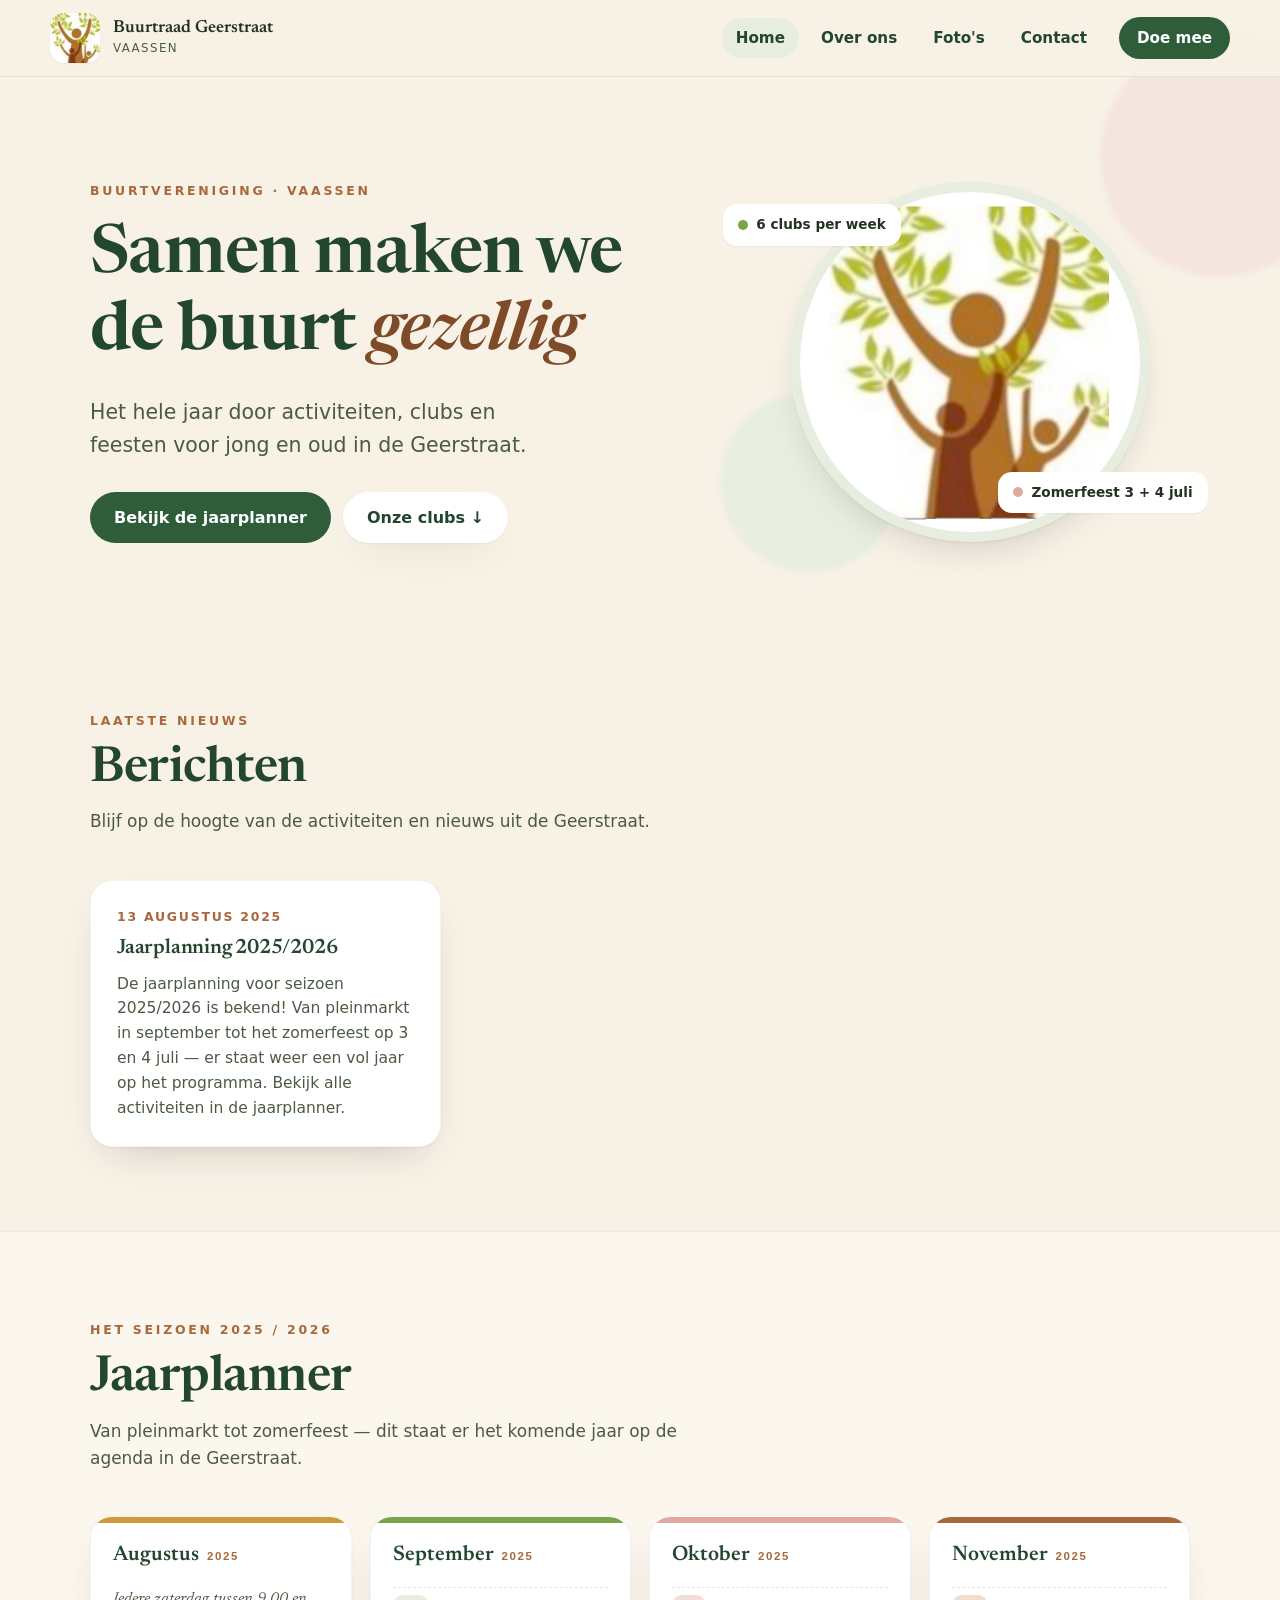
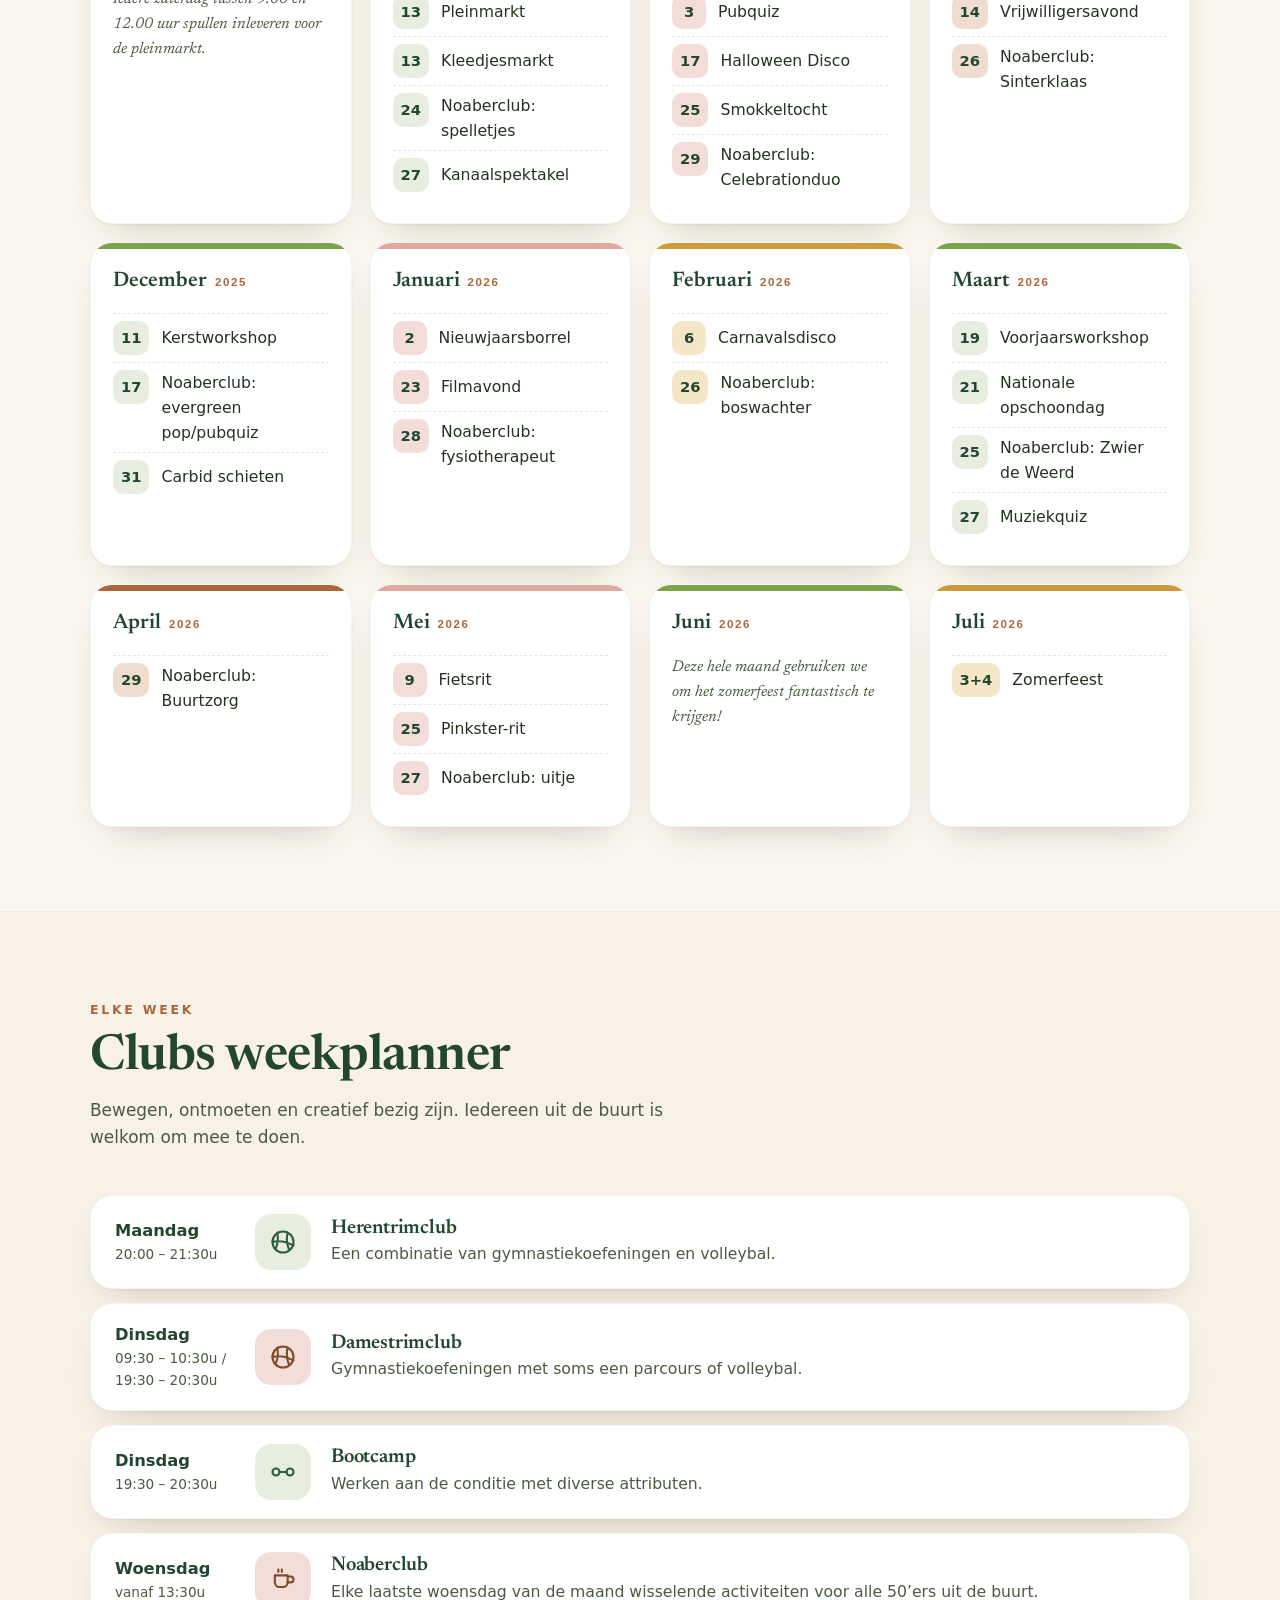
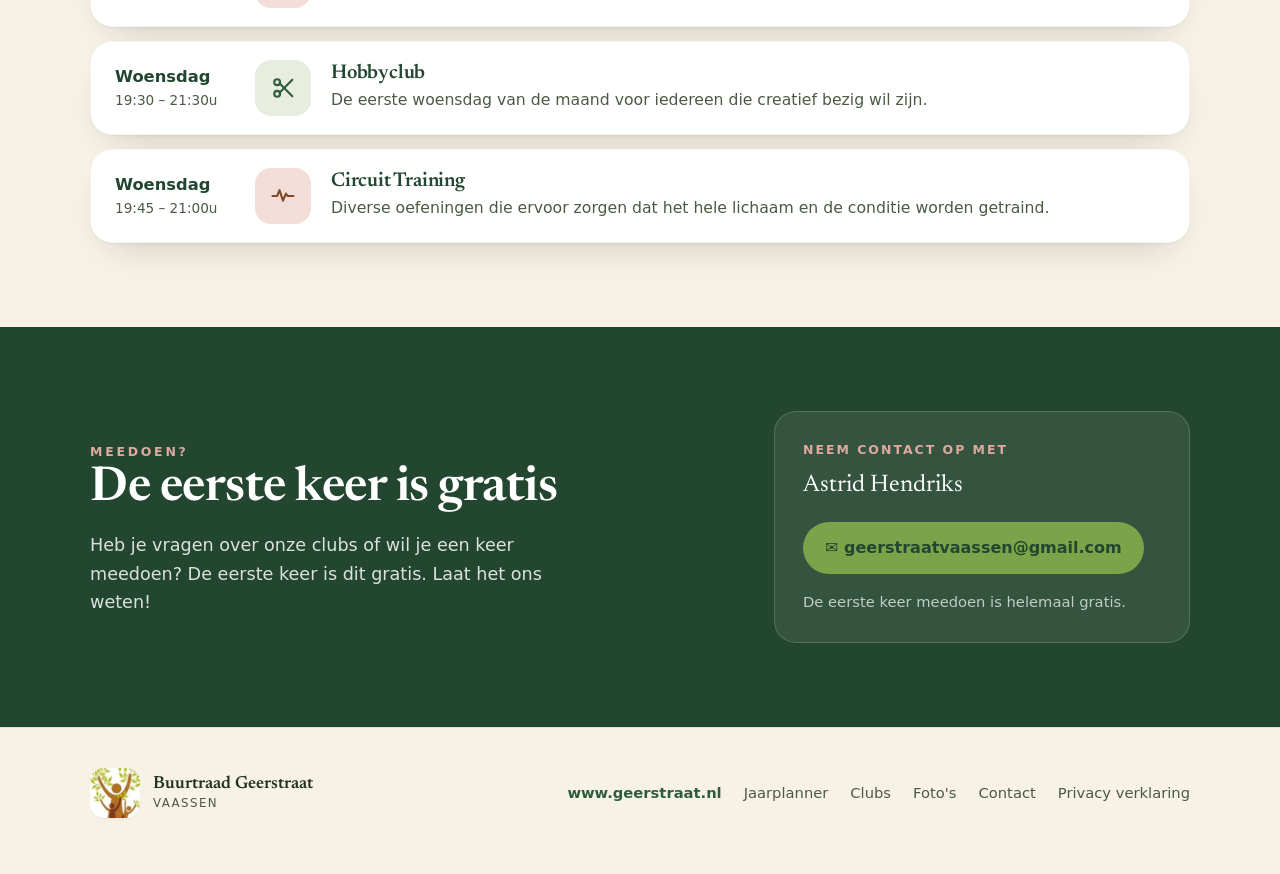
<file: index.html>
<!DOCTYPE html>
<html lang="nl">
<head>
<meta charset="UTF-8">
<meta name="viewport" content="width=device-width, initial-scale=1.0">
<title>Buurtraad Geerstraat — Vaassen</title>
<link rel="preconnect" href="https://fonts.googleapis.com">
<link rel="preconnect" href="https://fonts.gstatic.com" crossorigin>
<link rel="stylesheet" href="assets/style.css">
</head>
<body>

<div id="header-container"></div>

<main id="top">

  <!-- HERO -->
  <section class="hero">
    <span class="blob b1"></span>
    <div class="wrap">
      <div class="hero-grid">
        <div class="hero-copy">
          <span class="eyebrow">Buurtvereniging &middot; Vaassen</span>
          <h1>Samen maken we de buurt <em>gezellig</em></h1>
          <p class="lead">Het hele jaar door activiteiten, clubs en feesten voor jong en oud in de Geerstraat.</p>
          <div class="actions">
            <a class="btn btn-primary" href="#jaarplanner">Bekijk de jaarplanner</a>
            <a class="btn btn-ghost" href="#clubs">Onze clubs &darr;</a>
          </div>
        </div>
        <div class="hero-art">
          <span class="blob b2"></span>
          <div class="logo-stage">
            <img src="assets/logo.png" alt="Buurtraad Geerstraat">
          </div>
          <div class="pill-float pf1"><span class="dot" style="background:var(--leaf)"></span> 6 clubs per week</div>
          <div class="pill-float pf2"><span class="dot" style="background:var(--blush-deep)"></span> Zomerfeest 3 + 4 juli</div>
        </div>
      </div>
    </div>
  </section>

  <!-- NIEUWS -->
  <section class="block" id="nieuws">
    <div class="wrap">
      <div class="sec-head">
        <span class="eyebrow">Laatste nieuws</span>
        <h2>Berichten</h2>
        <p>Blijf op de hoogte van de activiteiten en nieuws uit de Geerstraat.</p>
      </div>
      <div class="nieuws-grid" id="nieuwsGrid">
        <p style="color:var(--ink-soft);font-style:italic;">Nieuws laden&hellip;</p>
      </div>
    </div>
  </section>

  <!-- JAARPLANNER -->
  <section class="block" id="jaarplanner">
    <div class="wrap">
      <div class="sec-head">
        <span class="eyebrow">Het seizoen 2025 / 2026</span>
        <h2>Jaarplanner</h2>
        <p>Van pleinmarkt tot zomerfeest &mdash; dit staat er het komende jaar op de agenda in de Geerstraat.</p>
      </div>
      <div class="months" id="monthGrid">
        <p style="color:var(--ink-soft);font-style:italic;">Jaarplanning laden&hellip;</p>
      </div>
    </div>
  </section>

  <!-- CLUBS -->
  <section class="block" id="clubs">
    <div class="wrap">
      <div class="sec-head">
        <span class="eyebrow">Elke week</span>
        <h2>Clubs weekplanner</h2>
        <p>Bewegen, ontmoeten en creatief bezig zijn. Iedereen uit de buurt is welkom om mee te doen.</p>
      </div>
      <div class="clubs-list" id="clubList"></div>
    </div>
  </section>

  <!-- CONTACT -->
  <section class="block" id="contact">
    <div class="wrap">
      <div class="contact-card">
        <div>
          <span class="eyebrow">Meedoen?</span>
          <h2>De eerste keer is gratis</h2>
          <p>Heb je vragen over onze clubs of wil je een keer meedoen? De eerste keer is dit gratis. Laat het ons weten!</p>
        </div>
        <div class="contact-box">
          <div class="label">Neem contact op met</div>
          <div class="name">Astrid Hendriks</div>
          <a class="mail" href="mailto:geerstraatvaassen@gmail.com">&#9993; geerstraatvaassen@gmail.com</a>
          <span class="free">De eerste keer meedoen is helemaal gratis.</span>
        </div>
      </div>
    </div>
  </section>

</main>

<div id="footer-container"></div>
<script src="assets/common.js"></script>
<script>
fetch('data/nieuws.json').then(r => r.json()).then(items => {
  const grid = document.getElementById('nieuwsGrid');
  if (!items.length) {
    grid.innerHTML = '<p style="color:var(--ink-soft);font-style:italic;font-family:\'Newsreader\',serif;">Nog geen berichten geplaatst.</p>';
    return;
  }
  const recent = [...items].sort((a,b) => b.datum.localeCompare(a.datum)).slice(0,3);
  grid.innerHTML = recent.map(n => {
    const d = new Date(n.datum);
    const ds = d.toLocaleDateString('nl-NL',{day:'numeric',month:'long',year:'numeric'});
    const img = n.afbeelding ? `<img src="${n.afbeelding}" alt="${n.titel}">` : '';
    return `<div class="nieuws-kaart">${img}<div class="datum">${ds}</div><h3>${n.titel}</h3><p>${n.inhoud}</p></div>`;
  }).join('');
}).catch(() => { document.getElementById('nieuwsGrid').innerHTML = ''; });

fetch('data/jaarplanning.json').then(r => r.json()).then(maanden => {
  const mg = document.getElementById('monthGrid');
  mg.innerHTML = '';
  maanden.forEach(m => {
    let inner = `<div class="mname">${m.maand} <small>${m.jaar}</small></div>`;
    if (m.note) {
      inner += `<p class="note-text">${m.note}</p>`;
    } else if (m.evenementen) {
      inner += m.evenementen.map(e => `<div class="ev"><span class="day">${e.datum}</span><span class="what">${e.activiteit}</span></div>`).join('');
    }
    const d = document.createElement('div');
    d.className = 'month s-' + (m.kleur || 'sage');
    d.innerHTML = inner;
    mg.appendChild(d);
  });
}).catch(() => { document.getElementById('monthGrid').innerHTML = '<p style="color:var(--ink-soft)">Jaarplanning tijdelijk niet beschikbaar.</p>'; });

const I = {
  ball:'<circle cx="12" cy="12" r="9"/><path d="M3 12c4-1 8-1 12 .5S21 15 21 15M7 4c1 4 1 8-1 13M16 4c-1 4-1 9 1 14"/>',
  dumb:'<circle cx="6" cy="12" r="3"/><circle cx="18" cy="12" r="3"/><path d="M9 12h6"/>',
  cup:'<path d="M5 8h11v6a4 4 0 0 1-4 4H9a4 4 0 0 1-4-4z"/><path d="M16 9h2.5a2.5 2.5 0 0 1 0 5H16"/><path d="M8 3v2M11 3v2"/>',
  craft:'<circle cx="7" cy="7" r="2.5"/><circle cx="7" cy="17" r="2.5"/><path d="M20 5 9 16M20 19 9 8"/>',
  heart:'<path d="M3 12h4l2-5 3 9 2.5-6 1.5 2H21"/>'
};
[
  {day:'Maandag',time:'20:00 – 21:30u',name:'Herentrimclub',desc:'Een combinatie van gymnastiekoefeningen en volleybal.',ic:'ball'},
  {day:'Dinsdag',time:'09:30 – 10:30u / 19:30 – 20:30u',name:'Damestrimclub',desc:'Gymnastiekoefeningen met soms een parcours of volleybal.',ic:'ball'},
  {day:'Dinsdag',time:'19:30 – 20:30u',name:'Bootcamp',desc:'Werken aan de conditie met diverse attributen.',ic:'dumb'},
  {day:'Woensdag',time:'vanaf 13:30u',name:'Noaberclub',desc:'Elke laatste woensdag van de maand wisselende activiteiten voor alle 50’ers uit de buurt.',ic:'cup'},
  {day:'Woensdag',time:'19:30 – 21:30u',name:'Hobbyclub',desc:'De eerste woensdag van de maand voor iedereen die creatief bezig wil zijn.',ic:'craft'},
  {day:'Woensdag',time:'19:45 – 21:00u',name:'Circuit Training',desc:'Diverse oefeningen die ervoor zorgen dat het hele lichaam en de conditie worden getraind.',ic:'heart'},
].forEach(c => {
  const d = document.createElement('div');
  d.className = 'club';
  d.innerHTML = `<div class="when"><div class="day">${c.day}</div><div class="time">${c.time}</div></div><span class="ic"><svg viewBox="0 0 24 24" fill="none" stroke="currentColor" stroke-width="1.8" stroke-linecap="round" stroke-linejoin="round">${I[c.ic]}</svg></span><div class="body"><h3>${c.name}</h3><p>${c.desc}</p></div>`;
  document.getElementById('clubList').appendChild(d);
});
</script>
</body>
</html>
</file>
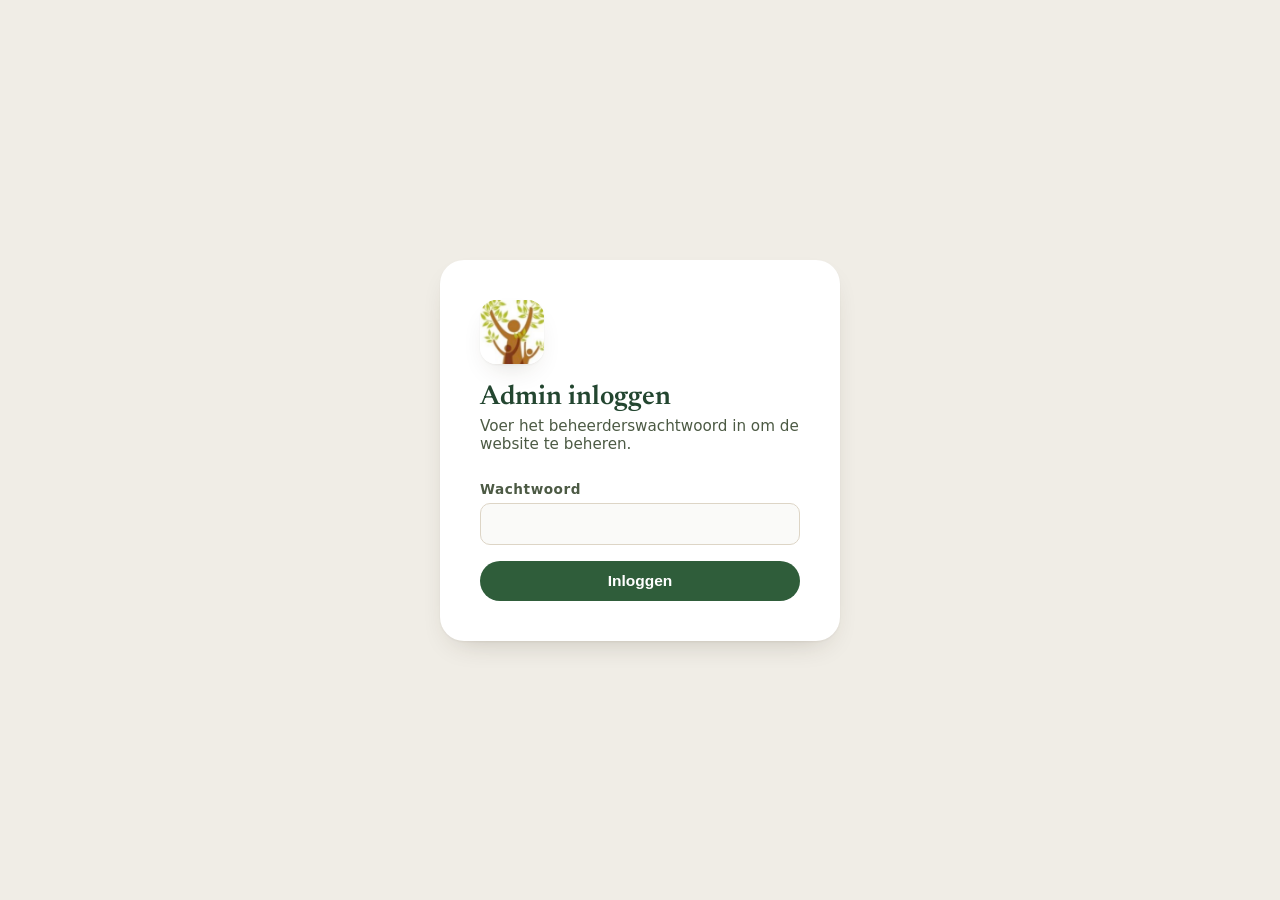
<file: admin.html>
<!DOCTYPE html>
<html lang="nl">
<head>
<meta charset="UTF-8">
<meta name="viewport" content="width=device-width, initial-scale=1.0">
<title>Admin — Buurtraad Geerstraat</title>
<link rel="preconnect" href="https://fonts.googleapis.com">
<link rel="preconnect" href="https://fonts.gstatic.com" crossorigin>
<link href="https://fonts.googleapis.com/css2?family=Newsreader:opsz,wght@6..72,600&family=Hanken+Grotesque:wght@400;500;600;700&display=swap" rel="stylesheet">
<style>
:root {
  --cream:#f7f1e6; --ink:#243321; --ink-soft:#4c5a44;
  --green:#2f5d3a; --green-deep:#234630; --leaf:#7ba349; --leaf-soft:#e7eee0;
  --terra:#a9683b; --blush:#f3ddd9; --r:14px;
  --shadow:0 1px 2px rgba(53,42,24,.05),0 12px 30px -16px rgba(53,42,24,.3);
}
*{box-sizing:border-box;margin:0;padding:0}
body{font-family:'Hanken Grotesque',system-ui,sans-serif;background:#f0ede6;color:var(--ink);min-height:100vh;-webkit-font-smoothing:antialiased;}
h1,h2,h3{font-family:'Newsreader',Georgia,serif;font-weight:600;}

/* Login scherm */
.login-wrap{min-height:100vh;display:grid;place-items:center;padding:24px;}
.login-card{background:#fff;border-radius:24px;padding:40px;box-shadow:var(--shadow);width:100%;max-width:400px;}
.login-card .logo{width:64px;height:64px;border-radius:16px;overflow:hidden;margin-bottom:20px;box-shadow:var(--shadow);}
.login-card .logo img{width:100%;height:100%;object-fit:cover;object-position:top;}
.login-card h1{font-size:1.7rem;color:var(--green-deep);margin-bottom:6px;}
.login-card p{color:var(--ink-soft);font-size:.95rem;margin-bottom:28px;}
.field{margin-bottom:16px;}
.field label{display:block;font-weight:600;font-size:.85rem;color:var(--ink-soft);margin-bottom:6px;letter-spacing:.04em;}
.field input,.field textarea,.field select{width:100%;padding:11px 14px;border:1.5px solid #ddd5c6;border-radius:10px;font-size:.97rem;font-family:inherit;background:#fafaf8;transition:border-color .15s;}
.field input:focus,.field textarea:focus,.field select:focus{outline:none;border-color:var(--green);}
.field textarea{resize:vertical;min-height:80px;}
.btn{display:inline-flex;align-items:center;gap:8px;font-weight:600;padding:11px 22px;border-radius:999px;font-size:.97rem;cursor:pointer;border:none;transition:transform .15s,background .15s;}
.btn:hover{transform:translateY(-1px);}
.btn-green{background:var(--green);color:#fff;}
.btn-green:hover{background:var(--green-deep);}
.btn-ghost{background:var(--leaf-soft);color:var(--green-deep);}
.btn-danger{background:#fee2e2;color:#b91c1c;}
.btn-sm{padding:7px 14px;font-size:.87rem;}
.error{color:#b91c1c;font-size:.9rem;margin-top:8px;display:none;}

/* Admin shell */
.admin-shell{display:none;flex-direction:column;min-height:100vh;}
.admin-header{background:var(--green-deep);color:#fff;padding:14px 0;}
.admin-header .inner{max-width:1100px;margin:0 auto;padding:0 24px;display:flex;align-items:center;gap:16px;}
.admin-header .logo{width:40px;height:40px;border-radius:10px;overflow:hidden;flex:none;}
.admin-header .logo img{width:100%;height:100%;object-fit:cover;object-position:top;}
.admin-header h1{font-family:'Hanken Grotesque',sans-serif;font-size:1rem;font-weight:700;flex:1;}
.admin-header .uitloggen{background:rgba(255,255,255,.15);color:#fff;padding:8px 16px;border-radius:999px;font-size:.87rem;font-weight:600;border:none;cursor:pointer;}
.admin-header .uitloggen:hover{background:rgba(255,255,255,.25);}

.admin-body{max-width:1100px;margin:0 auto;padding:32px 24px;flex:1;}

/* Tabs */
.tabs{display:flex;gap:8px;margin-bottom:28px;border-bottom:2px solid #ddd5c6;padding-bottom:0;}
.tab{padding:10px 20px;border-radius:10px 10px 0 0;font-weight:600;font-size:.95rem;cursor:pointer;border:none;background:transparent;color:var(--ink-soft);margin-bottom:-2px;border-bottom:2px solid transparent;transition:color .15s;}
.tab.actief{color:var(--green-deep);border-bottom-color:var(--green);}
.tab:hover{color:var(--green-deep);}
.tab-panel{display:none;}
.tab-panel.actief{display:block;}

/* Kaarten */
.card{background:#fff;border-radius:var(--r);padding:24px;box-shadow:var(--shadow);margin-bottom:16px;}
.card-header{display:flex;align-items:center;justify-content:space-between;margin-bottom:16px;}
.card-header h3{font-size:1.15rem;color:var(--green-deep);}
.item-list{display:flex;flex-direction:column;gap:10px;}
.item-row{background:#faf8f4;border:1.5px solid #ede8df;border-radius:10px;padding:14px 18px;display:flex;align-items:flex-start;gap:16px;}
.item-info{flex:1;}
.item-info strong{display:block;color:var(--ink);font-size:.98rem;}
.item-info span{color:var(--ink-soft);font-size:.88rem;}
.item-actions{display:flex;gap:8px;flex-shrink:0;}
.badge-datum{display:inline-block;font-size:.75rem;letter-spacing:.1em;text-transform:uppercase;color:var(--terra);font-weight:600;background:#fdf0e6;padding:3px 10px;border-radius:999px;margin-top:4px;}

/* Formulier overlay */
.modal-bg{display:none;position:fixed;inset:0;background:rgba(0,0,0,.45);z-index:200;place-items:center;padding:20px;}
.modal-bg.open{display:grid;}
.modal{background:#fff;border-radius:20px;padding:32px;width:100%;max-width:520px;box-shadow:0 30px 60px rgba(0,0,0,.25);}
.modal h2{font-size:1.4rem;color:var(--green-deep);margin-bottom:20px;}
.modal-footer{display:flex;gap:12px;justify-content:flex-end;margin-top:20px;}

/* Token instelling */
.token-bar{background:#fffbf0;border:1.5px solid #ede0bb;border-radius:10px;padding:14px 18px;margin-bottom:24px;display:flex;align-items:center;gap:14px;flex-wrap:wrap;}
.token-bar p{flex:1;font-size:.9rem;color:var(--ink-soft);}
.token-status{font-size:.85rem;font-weight:600;}
.token-status.ok{color:#166534;}
.token-status.nee{color:#b91c1c;}

/* Opslaan indicator */
.opslaan-status{font-size:.88rem;font-weight:600;padding:6px 14px;border-radius:999px;display:none;}
.opslaan-status.laden{background:#e0f0ff;color:#1e40af;display:inline-block;}
.opslaan-status.ok{background:#dcfce7;color:#166534;display:inline-block;}
.opslaan-status.fout{background:#fee2e2;color:#b91c1c;display:inline-block;}
</style>
</head>
<body>

<!-- LOGIN SCHERM -->
<div class="login-wrap" id="loginWrap">
  <div class="login-card">
    <div class="logo"><img src="assets/logo.png" alt="logo"></div>
    <h1>Admin inloggen</h1>
    <p>Voer het beheerderswachtwoord in om de website te beheren.</p>
    <form id="loginForm" onsubmit="login(event)">
      <div class="field">
        <label for="wachtwoord">Wachtwoord</label>
        <input type="password" id="wachtwoord" autocomplete="current-password" required>
      </div>
      <button type="submit" class="btn btn-green" style="width:100%;justify-content:center;">Inloggen</button>
      <div class="error" id="loginFout">Onjuist wachtwoord. Probeer opnieuw.</div>
    </form>
  </div>
</div>

<!-- ADMIN SHELL -->
<div class="admin-shell" id="adminShell">
  <div class="admin-header">
    <div class="inner">
      <div class="logo"><img src="assets/logo.png" alt="logo"></div>
      <h1>Buurtraad Geerstraat &mdash; Beheer</h1>
      <button class="uitloggen" onclick="uitloggen()">Uitloggen</button>
    </div>
  </div>

  <div class="admin-body">

    <!-- GitHub token balk -->
    <div class="token-bar" id="tokenBalk">
      <div>
        <p><strong>GitHub token</strong> &mdash; Nodig om wijzigingen op te slaan op de website. Bewaard in uw browser.</p>
        <span class="token-status nee" id="tokenStatus">Niet ingesteld</span>
      </div>
      <button class="btn btn-ghost btn-sm" onclick="toonTokenModal()">Token instellen</button>
    </div>

    <!-- Tabs -->
    <div class="tabs">
      <button class="tab actief" onclick="openTab('nieuws',this)">Nieuws</button>
      <button class="tab" onclick="openTab('jaarplanning',this)">Jaarplanning</button>
      <button class="tab" onclick="openTab('fotos',this)">Foto's</button>
    </div>

    <!-- NIEUWS TAB -->
    <div class="tab-panel actief" id="tab-nieuws">
      <div class="card">
        <div class="card-header">
          <h3>Nieuwsberichten</h3>
          <div style="display:flex;gap:12px;align-items:center;">
            <span class="opslaan-status" id="nieuws-status"></span>
            <button class="btn btn-green btn-sm" onclick="nieuwsNieuw()">+ Nieuw bericht</button>
          </div>
        </div>
        <div class="item-list" id="nieuwsList"></div>
      </div>
    </div>

    <!-- JAARPLANNING TAB -->
    <div class="tab-panel" id="tab-jaarplanning">
      <div class="card">
        <div class="card-header">
          <h3>Jaarplanning evenementen</h3>
          <div style="display:flex;gap:12px;align-items:center;">
            <span class="opslaan-status" id="jaarplanning-status"></span>
            <button class="btn btn-green btn-sm" onclick="evNieuw()">+ Evenement toevoegen</button>
          </div>
        </div>
        <div class="item-list" id="evList"></div>
      </div>
    </div>

    <!-- FOTOS TAB -->
    <div class="tab-panel" id="tab-fotos">
      <div class="card">
        <div class="card-header">
          <h3>Foto's</h3>
          <div style="display:flex;gap:12px;align-items:center;">
            <span class="opslaan-status" id="fotos-status"></span>
            <button class="btn btn-green btn-sm" onclick="fotoNieuw()">+ Foto toevoegen</button>
          </div>
        </div>
        <p style="color:var(--ink-soft);font-size:.92rem;margin-bottom:16px;">Voeg een Google Photos gedeeld album toe. Maak een album aan in Google Photos, klik op &ldquo;Album delen&rdquo; en plak de link hieronder.</p>
        <div class="item-list" id="fotosList"></div>
      </div>
    </div>

  </div>
</div>

<!-- TOKEN MODAL -->
<div class="modal-bg" id="tokenModal">
  <div class="modal">
    <h2>GitHub token instellen</h2>
    <p style="color:var(--ink-soft);font-size:.95rem;margin-bottom:20px;">Maak een <strong>fine-grained Personal Access Token</strong> aan op GitHub met schrijftoegang tot de repository <code>thomas-nienhaus/Geerstraat</code> (Contents: Read &amp; Write). Het token wordt alleen in uw browser opgeslagen.</p>
    <div class="field">
      <label>GitHub Personal Access Token</label>
      <input type="password" id="tokenInput" placeholder="github_pat_...">
    </div>
    <div class="modal-footer">
      <button class="btn btn-ghost" onclick="sluitModal('tokenModal')">Annuleren</button>
      <button class="btn btn-green" onclick="slaTokenOp()">Opslaan</button>
    </div>
  </div>
</div>

<!-- NIEUWS FORMULIER MODAL -->
<div class="modal-bg" id="nieuwsModal">
  <div class="modal">
    <h2 id="nieuwsModalTitel">Nieuw bericht</h2>
    <input type="hidden" id="nieuwsId">
    <div class="field"><label>Titel</label><input type="text" id="nieuwsTitel" required></div>
    <div class="field"><label>Datum</label><input type="date" id="nieuwsDatum" required></div>
    <div class="field"><label>Inhoud</label><textarea id="nieuwsInhoud" rows="4"></textarea></div>
    <div class="field"><label>Afbeelding URL (optioneel)</label><input type="url" id="nieuwsAfbeelding" placeholder="https://..."></div>
    <div class="modal-footer">
      <button class="btn btn-ghost" onclick="sluitModal('nieuwsModal')">Annuleren</button>
      <button class="btn btn-green" onclick="nieuwsOpslaan()">Opslaan</button>
    </div>
  </div>
</div>

<!-- EVENEMENT FORMULIER MODAL -->
<div class="modal-bg" id="evModal">
  <div class="modal">
    <h2 id="evModalTitel">Evenement toevoegen</h2>
    <input type="hidden" id="evIndex">
    <div class="field"><label>Maand</label>
      <select id="evMaand">
        <option>Januari</option><option>Februari</option><option>Maart</option><option>April</option>
        <option>Mei</option><option>Juni</option><option>Juli</option><option>Augustus</option>
        <option>September</option><option>Oktober</option><option>November</option><option>December</option>
      </select>
    </div>
    <div class="field"><label>Jaar</label><input type="text" id="evJaar" placeholder="2026"></div>
    <div class="field"><label>Datum in de maand (bijv. 13 of 3+4)</label><input type="text" id="evDatum" placeholder="13"></div>
    <div class="field"><label>Activiteit</label><input type="text" id="evActiviteit" placeholder="Pleinmarkt"></div>
    <div class="field"><label>Kleur kaart</label>
      <select id="evKleur">
        <option value="sage">Groen (sage)</option>
        <option value="blush">Roze (blush)</option>
        <option value="gold">Goud</option>
        <option value="terra">Terra</option>
      </select>
    </div>
    <div class="modal-footer">
      <button class="btn btn-ghost" onclick="sluitModal('evModal')">Annuleren</button>
      <button class="btn btn-green" onclick="evOpslaan()">Opslaan</button>
    </div>
  </div>
</div>

<!-- FOTO FORMULIER MODAL -->
<div class="modal-bg" id="fotoModal">
  <div class="modal">
    <h2>Album toevoegen</h2>
    <div class="field"><label>Naam van het album</label><input type="text" id="fotoNaam" placeholder="Zomerfeest 3 juli 2025"></div>
    <div class="field"><label>Google Photos album-URL</label><input type="url" id="fotoUrl" placeholder="https://photos.google.com/share/..."></div>
    <div class="modal-footer">
      <button class="btn btn-ghost" onclick="sluitModal('fotoModal')">Annuleren</button>
      <button class="btn btn-green" onclick="fotoOpslaan()">Toevoegen</button>
    </div>
  </div>
</div>

<script>
/* === Configuratie === */
const WACHTWOORD_HASH = '0cdc81dd68f4d8c076feaeeded047cf3b2cb7ea0f3364f03c84547d887c0c922'; // sha256("geerstraat")
const GITHUB_OWNER = 'thomas-nienhaus';
const GITHUB_REPO = 'Geerstraat';
const GITHUB_BRANCH = 'main';

/* === State === */
let nieuws = [], jaarplanning = [], fotos = [];

/* === Login === */
async function login(e) {
  e.preventDefault();
  const pw = document.getElementById('wachtwoord').value;
  const buf = await crypto.subtle.digest('SHA-256', new TextEncoder().encode(pw));
  const hash = Array.from(new Uint8Array(buf)).map(b => b.toString(16).padStart(2,'0')).join('');
  if (hash === WACHTWOORD_HASH) {
    document.getElementById('loginWrap').style.display = 'none';
    document.getElementById('adminShell').style.display = 'flex';
    laadData();
    controleerToken();
  } else {
    document.getElementById('loginFout').style.display = 'block';
  }
}

function uitloggen() {
  location.reload();
}

/* === Token === */
function controleerToken() {
  const token = localStorage.getItem('gs_ghtoken');
  const el = document.getElementById('tokenStatus');
  if (token) { el.textContent = 'Ingesteld ✓'; el.className = 'token-status ok'; }
  else { el.textContent = 'Niet ingesteld'; el.className = 'token-status nee'; }
}

function toonTokenModal() {
  const t = localStorage.getItem('gs_ghtoken') || '';
  document.getElementById('tokenInput').value = t;
  document.getElementById('tokenModal').classList.add('open');
}

function slaTokenOp() {
  const val = document.getElementById('tokenInput').value.trim();
  if (val) localStorage.setItem('gs_ghtoken', val);
  else localStorage.removeItem('gs_ghtoken');
  sluitModal('tokenModal');
  controleerToken();
}

/* === Data laden === */
async function laadData() {
  [nieuws, jaarplanning, fotos] = await Promise.all([
    fetch('data/nieuws.json').then(r => r.json()).catch(() => []),
    fetch('data/jaarplanning.json').then(r => r.json()).catch(() => []),
    fetch('data/fotos.json').then(r => r.json()).catch(() => []),
  ]);
  renderNieuws();
  renderJaarplanning();
  renderFotos();
}

/* === GitHub opslaan === */
async function slaOpInGitHub(pad, inhoud, bericht) {
  const token = localStorage.getItem('gs_ghtoken');
  if (!token) { alert('Stel eerst een GitHub token in via de token-balk.'); return false; }
  try {
    // Haal huidige SHA op
    const info = await fetch(`https://api.github.com/repos/${GITHUB_OWNER}/${GITHUB_REPO}/contents/${pad}?ref=${GITHUB_BRANCH}`, {
      headers: { Authorization: `token ${token}` }
    }).then(r => r.json());
    const sha = info.sha;
    const body = JSON.stringify({
      message: bericht,
      content: btoa(unescape(encodeURIComponent(JSON.stringify(inhoud, null, 2)))),
      sha,
      branch: GITHUB_BRANCH,
      committer: { name: 'Geerstraat Admin', email: 'geerstraatvaassen@gmail.com' }
    });
    const resp = await fetch(`https://api.github.com/repos/${GITHUB_OWNER}/${GITHUB_REPO}/contents/${pad}`, {
      method: 'PUT',
      headers: { Authorization: `token ${token}`, 'Content-Type': 'application/json' },
      body
    });
    return resp.ok;
  } catch (err) {
    console.error(err);
    return false;
  }
}

async function opslaanEnToon(type, data, pad, statusId) {
  const el = document.getElementById(statusId);
  el.textContent = 'Opslaan…'; el.className = 'opslaan-status laden';
  const ok = await slaOpInGitHub(pad, data, `Admin: ${type} bijgewerkt`);
  el.textContent = ok ? 'Opgeslagen ✓' : 'Fout bij opslaan';
  el.className = ok ? 'opslaan-status ok' : 'opslaan-status fout';
  setTimeout(() => { el.style.display = 'none'; el.className = 'opslaan-status'; }, 4000);
}

/* === Tabs === */
function openTab(naam, btn) {
  document.querySelectorAll('.tab').forEach(t => t.classList.remove('actief'));
  document.querySelectorAll('.tab-panel').forEach(p => p.classList.remove('actief'));
  btn.classList.add('actief');
  document.getElementById('tab-' + naam).classList.add('actief');
}

/* === Modals === */
function sluitModal(id) { document.getElementById(id).classList.remove('open'); }

/* === NIEUWS === */
function renderNieuws() {
  const lijst = document.getElementById('nieuwsList');
  if (!nieuws.length) { lijst.innerHTML = '<p style="color:var(--ink-soft);font-style:italic;">Nog geen berichten.</p>'; return; }
  const gesorteerd = [...nieuws].sort((a,b) => b.datum.localeCompare(a.datum));
  lijst.innerHTML = gesorteerd.map(n => {
    const ds = new Date(n.datum).toLocaleDateString('nl-NL',{day:'numeric',month:'long',year:'numeric'});
    return `<div class="item-row">
      <div class="item-info">
        <strong>${n.titel}</strong>
        <div class="badge-datum">${ds}</div>
        <span>${n.inhoud.substring(0,120)}${n.inhoud.length>120?'…':''}</span>
      </div>
      <div class="item-actions">
        <button class="btn btn-ghost btn-sm" onclick="nieuwsBewerk(${n.id})">Bewerken</button>
        <button class="btn btn-danger btn-sm" onclick="nieuwsVerwijder(${n.id})">Verwijder</button>
      </div>
    </div>`;
  }).join('');
}

function nieuwsNieuw() {
  document.getElementById('nieuwsModalTitel').textContent = 'Nieuw bericht';
  document.getElementById('nieuwsId').value = '';
  document.getElementById('nieuwsTitel').value = '';
  document.getElementById('nieuwsDatum').value = new Date().toISOString().split('T')[0];
  document.getElementById('nieuwsInhoud').value = '';
  document.getElementById('nieuwsAfbeelding').value = '';
  document.getElementById('nieuwsModal').classList.add('open');
}

function nieuwsBewerk(id) {
  const n = nieuws.find(x => x.id === id);
  if (!n) return;
  document.getElementById('nieuwsModalTitel').textContent = 'Bericht bewerken';
  document.getElementById('nieuwsId').value = id;
  document.getElementById('nieuwsTitel').value = n.titel;
  document.getElementById('nieuwsDatum').value = n.datum;
  document.getElementById('nieuwsInhoud').value = n.inhoud;
  document.getElementById('nieuwsAfbeelding').value = n.afbeelding || '';
  document.getElementById('nieuwsModal').classList.add('open');
}

function nieuwsOpslaan() {
  const id = document.getElementById('nieuwsId').value;
  const item = {
    id: id ? parseInt(id) : Date.now(),
    titel: document.getElementById('nieuwsTitel').value,
    datum: document.getElementById('nieuwsDatum').value,
    inhoud: document.getElementById('nieuwsInhoud').value,
    afbeelding: document.getElementById('nieuwsAfbeelding').value,
  };
  if (id) {
    const idx = nieuws.findIndex(x => x.id === parseInt(id));
    if (idx !== -1) nieuws[idx] = item;
  } else {
    nieuws.unshift(item);
  }
  sluitModal('nieuwsModal');
  renderNieuws();
  opslaanEnToon('nieuws', nieuws, 'data/nieuws.json', 'nieuws-status');
}

function nieuwsVerwijder(id) {
  if (!confirm('Dit bericht verwijderen?')) return;
  nieuws = nieuws.filter(x => x.id !== id);
  renderNieuws();
  opslaanEnToon('nieuws', nieuws, 'data/nieuws.json', 'nieuws-status');
}

/* === JAARPLANNING === */
function renderJaarplanning() {
  const lijst = document.getElementById('evList');
  if (!jaarplanning.length) { lijst.innerHTML = '<p style="color:var(--ink-soft);font-style:italic;">Nog geen evenementen.</p>'; return; }
  lijst.innerHTML = jaarplanning.map((m, mi) => {
    if (m.note) {
      return `<div class="item-row">
        <div class="item-info"><strong>${m.maand} ${m.jaar}</strong><span>${m.note}</span></div>
        <div class="item-actions"><button class="btn btn-danger btn-sm" onclick="maandVerwijder(${mi})">Verwijder</button></div>
      </div>`;
    }
    return (m.evenementen || []).map((ev, ei) =>
      `<div class="item-row">
        <div class="item-info">
          <strong>${ev.activiteit}</strong>
          <div class="badge-datum">${m.maand} ${m.jaar}</div>
          <span>Dag: ${ev.datum}</span>
        </div>
        <div class="item-actions">
          <button class="btn btn-ghost btn-sm" onclick="evBewerk(${mi},${ei})">Bewerken</button>
          <button class="btn btn-danger btn-sm" onclick="evVerwijder(${mi},${ei})">Verwijder</button>
        </div>
      </div>`
    ).join('');
  }).join('');
}

function evNieuw() {
  document.getElementById('evModalTitel').textContent = 'Evenement toevoegen';
  document.getElementById('evIndex').value = '';
  document.getElementById('evMaand').value = 'Januari';
  document.getElementById('evJaar').value = new Date().getFullYear();
  document.getElementById('evDatum').value = '';
  document.getElementById('evActiviteit').value = '';
  document.getElementById('evKleur').value = 'sage';
  document.getElementById('evModal').classList.add('open');
}

function evBewerk(mi, ei) {
  const m = jaarplanning[mi];
  const ev = m.evenementen[ei];
  document.getElementById('evModalTitel').textContent = 'Evenement bewerken';
  document.getElementById('evIndex').value = `${mi},${ei}`;
  document.getElementById('evMaand').value = m.maand;
  document.getElementById('evJaar').value = m.jaar;
  document.getElementById('evDatum').value = ev.datum;
  document.getElementById('evActiviteit').value = ev.activiteit;
  document.getElementById('evKleur').value = m.kleur || 'sage';
  document.getElementById('evModal').classList.add('open');
}

function evOpslaan() {
  const maand = document.getElementById('evMaand').value;
  const jaar = document.getElementById('evJaar').value;
  const datum = document.getElementById('evDatum').value;
  const activiteit = document.getElementById('evActiviteit').value;
  const kleur = document.getElementById('evKleur').value;
  const idxVal = document.getElementById('evIndex').value;

  if (idxVal) {
    const [mi, ei] = idxVal.split(',').map(Number);
    jaarplanning[mi].evenementen[ei] = { datum, activiteit };
    jaarplanning[mi].kleur = kleur;
  } else {
    let maandObj = jaarplanning.find(m => m.maand === maand && m.jaar === jaar);
    if (!maandObj) {
      maandObj = { maand, jaar, kleur, evenementen: [] };
      jaarplanning.push(maandObj);
    }
    if (!maandObj.evenementen) maandObj.evenementen = [];
    maandObj.evenementen.push({ datum, activiteit });
    maandObj.kleur = kleur;
  }
  sluitModal('evModal');
  renderJaarplanning();
  opslaanEnToon('jaarplanning', jaarplanning, 'data/jaarplanning.json', 'jaarplanning-status');
}

function evVerwijder(mi, ei) {
  if (!confirm('Dit evenement verwijderen?')) return;
  jaarplanning[mi].evenementen.splice(ei, 1);
  if (!jaarplanning[mi].evenementen.length && !jaarplanning[mi].note) {
    jaarplanning.splice(mi, 1);
  }
  renderJaarplanning();
  opslaanEnToon('jaarplanning', jaarplanning, 'data/jaarplanning.json', 'jaarplanning-status');
}

function maandVerwijder(mi) {
  if (!confirm('Deze maandnotitie verwijderen?')) return;
  jaarplanning.splice(mi, 1);
  renderJaarplanning();
  opslaanEnToon('jaarplanning', jaarplanning, 'data/jaarplanning.json', 'jaarplanning-status');
}

/* === FOTO'S (albums) === */
function renderFotos() {
  const lijst = document.getElementById('fotosList');
  if (!fotos.length) { lijst.innerHTML = '<p style="color:var(--ink-soft);font-style:italic;">Nog geen albums toegevoegd.</p>'; return; }
  lijst.innerHTML = fotos.map((f, i) =>
    `<div class="item-row">
      <div class="item-info">
        <strong>${f.naam}</strong>
        <span style="word-break:break-all;font-size:.82rem;color:var(--ink-soft)">${f.url}</span>
      </div>
      <div class="item-actions">
        <a class="btn btn-ghost btn-sm" href="${f.url}" target="_blank" rel="noopener">Bekijk</a>
        <button class="btn btn-danger btn-sm" onclick="fotoVerwijder(${i})">Verwijder</button>
      </div>
    </div>`
  ).join('');
}

function fotoNieuw() {
  document.getElementById('fotoNaam').value = '';
  document.getElementById('fotoUrl').value = '';
  document.getElementById('fotoModal').classList.add('open');
}

function fotoOpslaan() {
  const naam = document.getElementById('fotoNaam').value.trim();
  const url = document.getElementById('fotoUrl').value.trim();
  if (!naam || !url) return;
  fotos.push({ naam, url });
  sluitModal('fotoModal');
  renderFotos();
  opslaanEnToon("foto's", fotos, 'data/fotos.json', 'fotos-status');
}

function fotoVerwijder(i) {
  if (!confirm('Dit album verwijderen?')) return;
  fotos.splice(i, 1);
  renderFotos();
  opslaanEnToon("foto's", fotos, 'data/fotos.json', 'fotos-status');
}
</script>
</body>
</html>
</file>
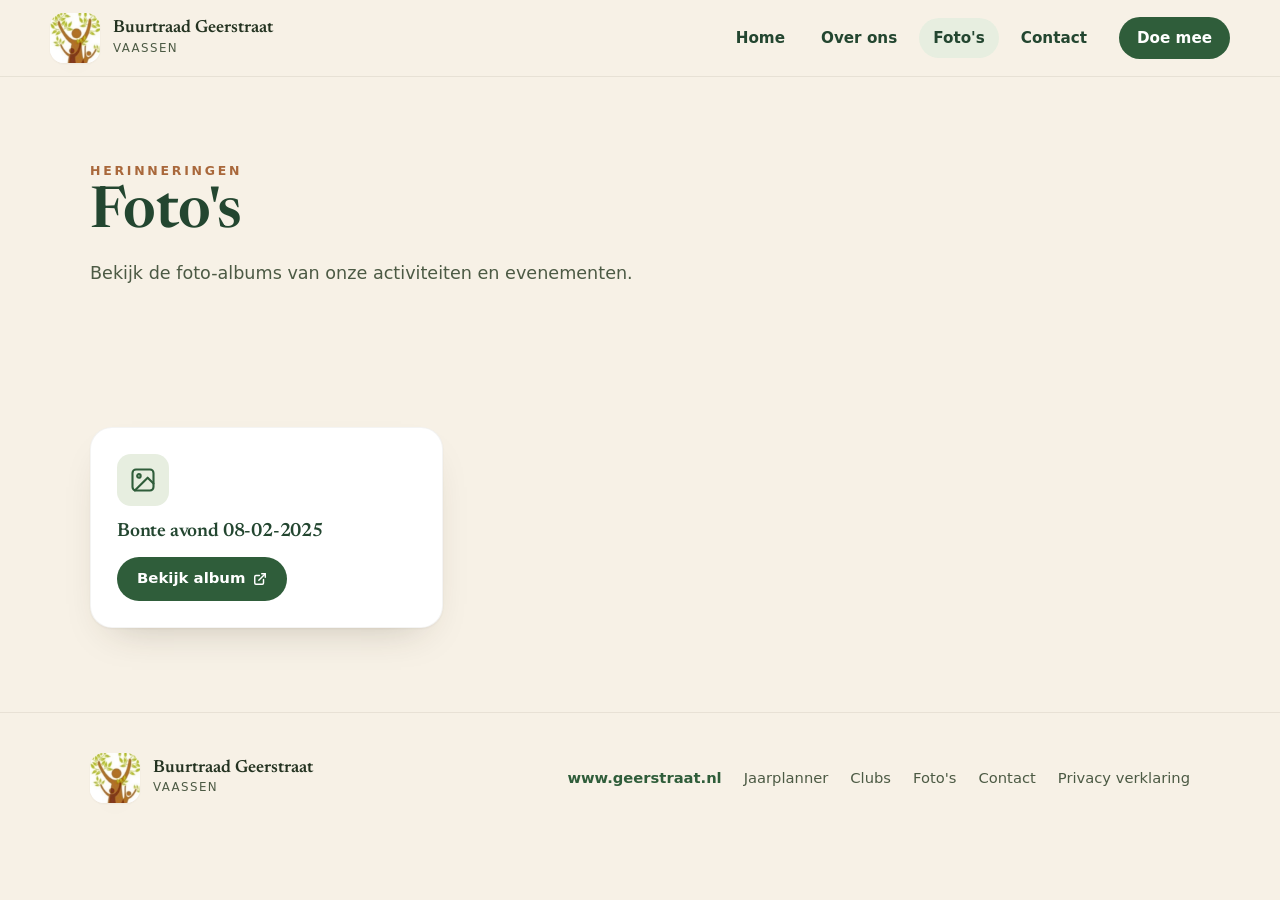
<file: fotos.html>
<!DOCTYPE html>
<html lang="nl">
<head>
<meta charset="UTF-8">
<meta name="viewport" content="width=device-width, initial-scale=1.0">
<title>Foto's — Buurtraad Geerstraat</title>
<link rel="preconnect" href="https://fonts.googleapis.com">
<link rel="preconnect" href="https://fonts.gstatic.com" crossorigin>
<link rel="stylesheet" href="assets/style.css">
<style>
  .album-grid { display: grid; grid-template-columns: repeat(auto-fill, minmax(280px, 1fr)); gap: 20px; }
  .album-kaart { background: #fff; border-radius: var(--r); padding: 26px; box-shadow: var(--shadow); border: 1px solid rgba(53,42,24,.05); display: flex; flex-direction: column; gap: 14px; transition: transform .15s; }
  .album-kaart:hover { transform: translateY(-3px); }
  .album-icoon { width: 52px; height: 52px; border-radius: 14px; background: var(--leaf-soft); display: grid; place-items: center; color: var(--green); flex: none; }
  .album-icoon svg { width: 28px; height: 28px; }
  .album-kaart h3 { font-family: 'Newsreader', Georgia, serif; font-size: 1.2rem; color: var(--green-deep); line-height: 1.2; }
  .album-link { display: inline-flex; align-items: center; gap: 8px; background: var(--green); color: #fff; padding: 10px 20px; border-radius: 999px; font-weight: 600; font-size: .93rem; transition: background .15s, transform .15s; align-self: flex-start; }
  .album-link:hover { background: var(--green-deep); transform: translateY(-1px); }
  .album-leeg { text-align: center; padding: 60px 20px; color: var(--ink-soft); font-style: italic; font-family: 'Newsreader', serif; font-size: 1.1rem; grid-column: 1/-1; }
</style>
</head>
<body>

<div id="header-container"></div>

<main>
  <section class="page-hero">
    <div class="wrap">
      <span class="eyebrow">Herinneringen</span>
      <h1>Foto's</h1>
      <p>Bekijk de foto-albums van onze activiteiten en evenementen.</p>
    </div>
  </section>

  <section class="block">
    <div class="wrap">
      <div class="album-grid" id="albumGrid">
        <p style="color:var(--ink-soft);font-style:italic;">Albums laden&hellip;</p>
      </div>
    </div>
  </section>
</main>

<div id="footer-container"></div>
<script src="assets/common.js"></script>
<script>
const fotoIcoon = '<rect x="3" y="3" width="18" height="18" rx="3"/><circle cx="8.5" cy="8.5" r="1.5"/><path d="m21 15-5-5L5 21"/>';

fetch('data/fotos.json').then(r => r.json()).then(albums => {
  const grid = document.getElementById('albumGrid');
  if (!albums.length) {
    grid.innerHTML = '<p class="album-leeg">Er zijn nog geen fotoalbums toegevoegd.</p>';
    return;
  }
  grid.innerHTML = albums.map(a =>
    `<div class="album-kaart">
      <div class="album-icoon">
        <svg viewBox="0 0 24 24" fill="none" stroke="currentColor" stroke-width="1.8" stroke-linecap="round" stroke-linejoin="round">${fotoIcoon}</svg>
      </div>
      <h3>${a.naam}</h3>
      <a class="album-link" href="${a.url}" target="_blank" rel="noopener">
        Bekijk album
        <svg width="14" height="14" viewBox="0 0 24 24" fill="none" stroke="currentColor" stroke-width="2.5" stroke-linecap="round" stroke-linejoin="round"><path d="M18 13v6a2 2 0 0 1-2 2H5a2 2 0 0 1-2-2V8a2 2 0 0 1 2-2h6"/><polyline points="15 3 21 3 21 9"/><line x1="10" y1="14" x2="21" y2="3"/></svg>
      </a>
    </div>`
  ).join('');
}).catch(() => {
  document.getElementById('albumGrid').innerHTML = '<p class="album-leeg">Albums tijdelijk niet beschikbaar.</p>';
});
</script>
</body>
</html>
</file>
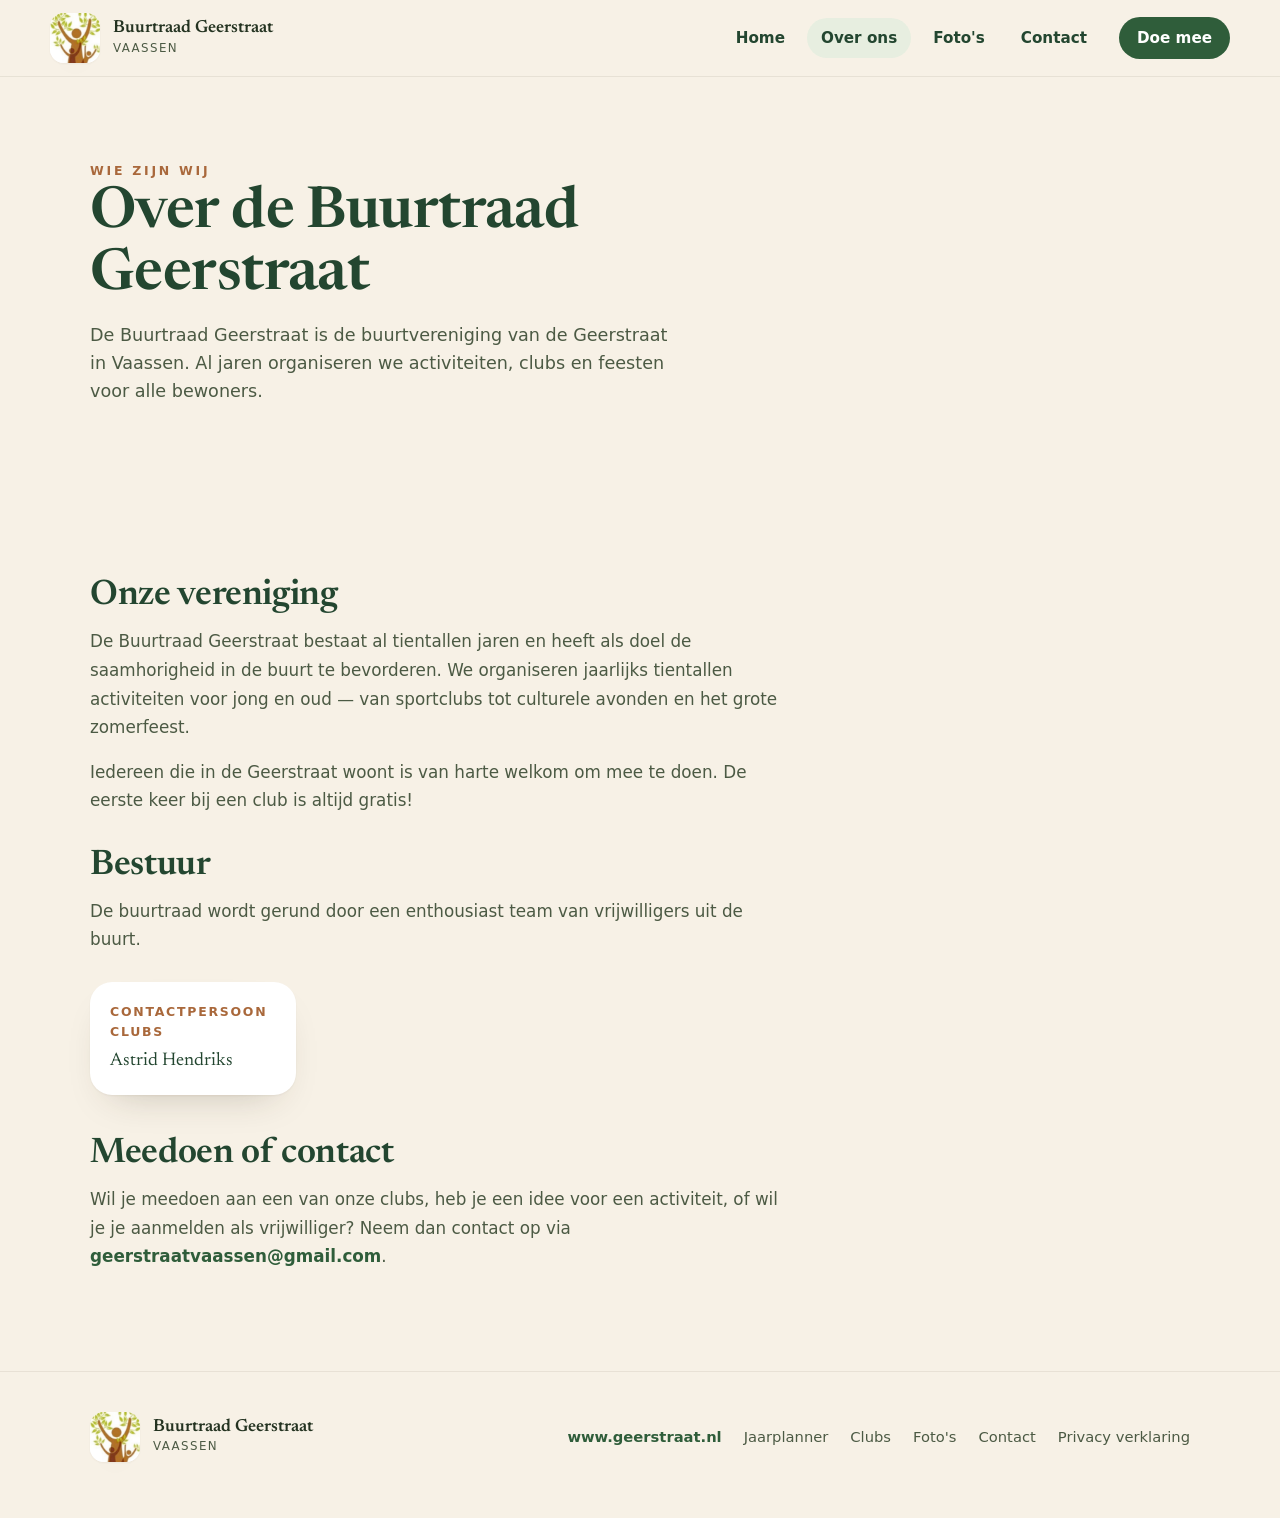
<file: over.html>
<!DOCTYPE html>
<html lang="nl">
<head>
<meta charset="UTF-8">
<meta name="viewport" content="width=device-width, initial-scale=1.0">
<title>Over ons — Buurtraad Geerstraat</title>
<link rel="preconnect" href="https://fonts.googleapis.com">
<link rel="preconnect" href="https://fonts.gstatic.com" crossorigin>
<link rel="stylesheet" href="assets/style.css">
</head>
<body>

<div id="header-container"></div>

<main>
  <section class="page-hero">
    <div class="wrap">
      <span class="eyebrow">Wie zijn wij</span>
      <h1>Over de Buurtraad Geerstraat</h1>
      <p>De Buurtraad Geerstraat is de buurtvereniging van de Geerstraat in Vaassen. Al jaren organiseren we activiteiten, clubs en feesten voor alle bewoners.</p>
    </div>
  </section>

  <section class="block">
    <div class="wrap">
      <div class="prose">
        <h2>Onze vereniging</h2>
        <p>De Buurtraad Geerstraat bestaat al tientallen jaren en heeft als doel de saamhorigheid in de buurt te bevorderen. We organiseren jaarlijks tientallen activiteiten voor jong en oud — van sportclubs tot culturele avonden en het grote zomerfeest.</p>
        <p>Iedereen die in de Geerstraat woont is van harte welkom om mee te doen. De eerste keer bij een club is altijd gratis!</p>

        <h2>Bestuur</h2>
        <p>De buurtraad wordt gerund door een enthousiast team van vrijwilligers uit de buurt.</p>
      </div>

      <div class="bestuur-grid" style="margin-top:28px">
        <div class="bestuur-kaart">
          <div class="functie">Contactpersoon clubs</div>
          <div class="naam">Astrid Hendriks</div>
        </div>
      </div>

      <div class="prose" style="margin-top:40px">
        <h2>Meedoen of contact</h2>
        <p>Wil je meedoen aan een van onze clubs, heb je een idee voor een activiteit, of wil je je aanmelden als vrijwilliger? Neem dan contact op via <a href="mailto:geerstraatvaassen@gmail.com" style="color:var(--green);font-weight:600">geerstraatvaassen@gmail.com</a>.</p>
      </div>
    </div>
  </section>
</main>

<div id="footer-container"></div>
<script src="assets/common.js"></script>
</body>
</html>
</file>
<file: assets/style.css>
/* === Geerstraat — Noaber stijl (gedeelde CSS) === */
@import url('https://fonts.googleapis.com/css2?family=Newsreader:opsz,wght@6..72,400;6..72,500;6..72,600;6..72,700&family=Hanken+Grotesque:wght@400;500;600;700&display=swap');

:root {
  --cream: #f7f1e6;
  --cream-2: #fbf7ee;
  --ink: #243321;
  --ink-soft: #4c5a44;
  --green: #2f5d3a;
  --green-deep: #234630;
  --leaf: #7ba349;
  --leaf-soft: #e7eee0;
  --terra: #a9683b;
  --terra-deep: #7e4a28;
  --blush: #f3ddd9;
  --blush-deep: #e0a9a0;
  --gold: #cf9a3c;
  --r: 22px;
  --maxw: 1180px;
  --shadow: 0 1px 2px rgba(53,42,24,.05), 0 18px 40px -22px rgba(53,42,24,.28);
}

*, *::before, *::after { box-sizing: border-box; margin: 0; padding: 0; }
html { scroll-behavior: smooth; }
body {
  font-family: 'Hanken Grotesque', system-ui, sans-serif;
  background: var(--cream);
  color: var(--ink);
  line-height: 1.6;
  -webkit-font-smoothing: antialiased;
  overflow-x: hidden;
}
h1, h2, h3 { font-family: 'Newsreader', Georgia, serif; font-weight: 600; line-height: 1.08; letter-spacing: -.01em; }
a { color: inherit; text-decoration: none; }
img { max-width: 100%; height: auto; }

.wrap { max-width: var(--maxw); margin: 0 auto; padding: 0 clamp(20px, 5vw, 40px); }
.eyebrow { font-size: .78rem; letter-spacing: .22em; text-transform: uppercase; font-weight: 600; color: var(--terra); }

/* === Header === */
header {
  position: sticky; top: 0; z-index: 30;
  background: rgba(247,241,230,.86);
  backdrop-filter: blur(10px);
  border-bottom: 1px solid rgba(53,42,24,.08);
}
.nav { display: flex; align-items: center; gap: 18px; padding: 13px 0; }
.brand { display: flex; align-items: center; gap: 13px; margin-right: auto; }
.brand-txt { display: flex; flex-direction: column; justify-content: center; }
.badge { width: 50px; height: 50px; border-radius: 14px; background: #fff; box-shadow: var(--shadow); display: grid; place-items: center; overflow: hidden; flex: none; }
.badge img { width: 100%; height: 100%; object-fit: cover; object-position: top; }
.brand b { font-family: 'Newsreader', serif; font-size: 1.1rem; font-weight: 600; display: block; line-height: 1.15; white-space: nowrap; }
.brand .sub { font-size: .74rem; letter-spacing: .12em; text-transform: uppercase; color: var(--ink-soft); display: block; }
nav.links { display: flex; gap: 8px; align-items: center; }
nav.links a { font-weight: 600; font-size: .95rem; padding: 8px 14px; border-radius: 999px; color: var(--green-deep); transition: background .15s; }
nav.links a:hover, nav.links a.actief { background: var(--leaf-soft); }
.nav .cta { background: var(--green); color: #fff; padding: 9px 18px; border-radius: 999px; font-weight: 600; font-size: .95rem; }
.nav .cta:hover { background: var(--green-deep); }
.menu-btn { display: none; }
@media (max-width: 780px) {
  nav.links { display: none; }
  .menu-btn { display: inline-flex; align-items: center; gap: 8px; font-weight: 700; color: var(--green-deep); background: var(--leaf-soft); padding: 9px 16px; border-radius: 999px; font-size: .95rem; border: none; cursor: pointer; }
}

/* === Footer === */
footer { background: var(--cream); padding: 40px 0 56px; border-top: 1px solid rgba(53,42,24,.08); }
.foot { display: flex; flex-wrap: wrap; gap: 20px 40px; align-items: center; justify-content: space-between; }
.foot .brand b { font-size: 1.1rem; }
.foot-links { display: flex; gap: 22px; flex-wrap: wrap; font-size: .92rem; color: var(--ink-soft); }
.foot-links a:hover { color: var(--green); }
.foot .site { font-weight: 700; color: var(--green); }

/* === Knoppen === */
.btn { display: inline-flex; align-items: center; gap: 9px; font-weight: 600; padding: 13px 24px; border-radius: 999px; font-size: 1rem; transition: transform .15s, background .15s; cursor: pointer; border: none; }
.btn:hover { transform: translateY(-2px); }
.btn-primary { background: var(--green); color: #fff; }
.btn-primary:hover { background: var(--green-deep); }
.btn-ghost { background: #fff; color: var(--green-deep); box-shadow: var(--shadow); }

/* === Secties === */
section.block { padding: clamp(44px, 7vw, 84px) 0; }
.sec-head { max-width: 62ch; margin-bottom: clamp(26px, 4vw, 44px); }
.sec-head h2 { font-size: clamp(2rem, 4.4vw, 3.1rem); color: var(--green-deep); margin-top: 10px; }
.sec-head p { color: var(--ink-soft); margin-top: 12px; font-size: 1.06rem; }

/* === Jaarplanner === */
#jaarplanner { background: var(--cream-2); border-top: 1px solid rgba(53,42,24,.06); border-bottom: 1px solid rgba(53,42,24,.06); }
.months { display: grid; grid-template-columns: repeat(auto-fill, minmax(255px, 1fr)); gap: 18px; }
.month { background: #fff; border-radius: var(--r); padding: 22px 22px 24px; box-shadow: var(--shadow); border: 1px solid rgba(53,42,24,.05); position: relative; overflow: hidden; }
.month::before { content: ""; position: absolute; inset: 0 0 auto 0; height: 6px; background: var(--leaf); }
.month.s-sage::before { background: var(--leaf); }
.month.s-blush::before { background: var(--blush-deep); }
.month.s-gold::before { background: var(--gold); }
.month.s-terra::before { background: var(--terra); }
.month .mname { font-family: 'Newsreader', serif; font-size: 1.32rem; font-weight: 600; color: var(--green-deep); display: flex; align-items: baseline; gap: 8px; margin-bottom: 14px; }
.month .mname small { font-size: .72rem; letter-spacing: .14em; color: var(--terra); font-family: 'Hanken Grotesque', sans-serif; font-weight: 700; }
.ev { display: flex; gap: 12px; padding: 7px 0; border-top: 1px dashed rgba(53,42,24,.12); }
.ev:first-of-type { border-top: none; }
.ev .day { flex: none; min-width: 34px; height: 34px; padding: 0 8px; border-radius: 10px; background: var(--leaf-soft); color: var(--green-deep); font-weight: 700; font-size: .92rem; display: grid; place-items: center; font-variant-numeric: tabular-nums; }
.s-blush .ev .day { background: var(--blush); }
.s-gold .ev .day { background: #f4e7c8; }
.s-terra .ev .day { background: #efddcf; }
.ev .what { font-size: .98rem; align-self: center; color: var(--ink); }
.month .note-text { font-size: .98rem; color: var(--ink-soft); font-style: italic; font-family: 'Newsreader', serif; }

/* === Clubs === */
.clubs-list { display: flex; flex-direction: column; gap: 14px; }
.club { display: grid; grid-template-columns: 120px 56px 1fr; gap: 20px; align-items: center; background: #fff; border-radius: var(--r); padding: 18px 24px; box-shadow: var(--shadow); border: 1px solid rgba(53,42,24,.05); transition: transform .15s; }
.club:hover { transform: translateX(4px); }
.club .when .day { font-weight: 700; color: var(--green-deep); font-size: 1.02rem; }
.club .when .time { font-size: .85rem; color: var(--ink-soft); font-variant-numeric: tabular-nums; }
.club .ic { width: 56px; height: 56px; border-radius: 16px; background: var(--leaf-soft); display: grid; place-items: center; color: var(--green); flex: none; }
.club .ic svg { width: 28px; height: 28px; }
.club:nth-child(even) .ic { background: var(--blush); color: var(--terra-deep); }
.club .body h3 { font-family: 'Newsreader', serif; font-size: 1.25rem; color: var(--green-deep); font-weight: 600; }
.club .body p { font-size: .98rem; color: var(--ink-soft); margin-top: 2px; }
@media (max-width: 680px) {
  .club { grid-template-columns: 48px 1fr; gap: 14px; padding: 16px 18px; }
  .club .ic { width: 48px; height: 48px; border-radius: 13px; }
  .club .ic svg { width: 24px; height: 24px; }
  .club .when { grid-column: 2; order: 2; }
  .club .body { grid-column: 2; order: 1; }
  .club .ic { grid-row: span 2; }
}

/* === Contact === */
#contact { background: var(--green-deep); color: #fff; }
#contact .eyebrow { color: var(--blush-deep); }
.contact-card { display: grid; grid-template-columns: 1.2fr .8fr; gap: clamp(24px, 5vw, 60px); align-items: center; }
#contact h2 { color: #fff; font-size: clamp(2rem, 4.2vw, 3rem); }
#contact p { color: rgba(255,255,255,.84); font-size: 1.1rem; margin-top: 16px; max-width: 46ch; }
.contact-box { background: rgba(255,255,255,.08); border: 1px solid rgba(255,255,255,.16); border-radius: var(--r); padding: 28px; }
.contact-box .label { font-size: .78rem; letter-spacing: .16em; text-transform: uppercase; color: var(--blush-deep); font-weight: 700; }
.contact-box .name { font-family: 'Newsreader', serif; font-size: 1.5rem; margin: 6px 0 18px; }
.contact-box a.mail { display: inline-flex; align-items: center; gap: 9px; background: var(--leaf); color: var(--green-deep); padding: 13px 22px; border-radius: 999px; font-weight: 700; transition: transform .15s, background .15s; }
.contact-box a.mail:hover { transform: translateY(-2px); background: #8cb858; }
.free { display: inline-block; margin-top: 16px; font-size: .92rem; color: rgba(255,255,255,.7); }
@media (max-width: 760px) { .contact-card { grid-template-columns: 1fr; } }

/* === Nieuws === */
.nieuws-grid { display: grid; grid-template-columns: repeat(auto-fill, minmax(300px, 1fr)); gap: 24px; }
.nieuws-kaart { background: #fff; border-radius: var(--r); padding: 26px; box-shadow: var(--shadow); border: 1px solid rgba(53,42,24,.05); display: flex; flex-direction: column; gap: 10px; transition: transform .15s; }
.nieuws-kaart:hover { transform: translateY(-3px); }
.nieuws-kaart .datum { font-size: .78rem; letter-spacing: .14em; text-transform: uppercase; color: var(--terra); font-weight: 600; }
.nieuws-kaart h3 { font-family: 'Newsreader', serif; font-size: 1.3rem; color: var(--green-deep); line-height: 1.2; }
.nieuws-kaart p { font-size: .97rem; color: var(--ink-soft); flex: 1; }
.nieuws-kaart img { width: 100%; border-radius: 12px; object-fit: cover; max-height: 180px; }

/* === Hero === */
.hero { position: relative; padding: clamp(48px, 9vw, 104px) 0 clamp(40px, 7vw, 80px); }
.hero .wrap { position: relative; z-index: 2; }
.hero-grid { display: grid; grid-template-columns: 1.15fr .85fr; gap: clamp(28px, 5vw, 64px); align-items: center; }
.hero-copy { display: flex; flex-direction: column; align-items: flex-start; gap: 24px; }
.hero-copy .eyebrow { margin-bottom: -6px; }
.hero h1 { font-size: clamp(2.5rem, 5.6vw, 4.2rem); color: var(--green-deep); line-height: 1.14; max-width: 13ch; }
.hero h1 em { font-style: italic; color: var(--terra-deep); }
.hero p.lead { font-size: clamp(1.08rem, 2vw, 1.28rem); color: var(--ink-soft); max-width: 34ch; margin-top: 0; }
.hero .actions { display: flex; flex-wrap: wrap; gap: 12px; margin-top: 6px; }
.hero-art { position: relative; display: grid; place-items: center; }
.logo-stage { position: relative; width: min(360px, 82%); aspect-ratio: 1; border-radius: 50%; background: #fff; display: grid; place-items: center; box-shadow: var(--shadow); border: 10px solid var(--leaf-soft); overflow: hidden; }
.logo-stage img { width: 82%; transform: translateY(2%); }
.blob { position: absolute; border-radius: 50%; filter: blur(2px); opacity: .55; z-index: 0; }
.b1 { width: 240px; height: 240px; background: var(--blush); top: -40px; right: -60px; }
.b2 { width: 180px; height: 180px; background: var(--leaf-soft); bottom: -30px; left: -30px; opacity: .9; }
.pill-float { position: absolute; background: #fff; box-shadow: var(--shadow); border-radius: 14px; padding: 10px 15px; font-size: .85rem; font-weight: 600; display: flex; align-items: center; gap: 8px; }
.pill-float .dot { width: 10px; height: 10px; border-radius: 50%; }
.pf1 { top: 6%; left: -6%; }
.pf2 { bottom: 8%; right: -4%; }
@media (max-width: 960px) {
  .hero-grid { grid-template-columns: 1fr; text-align: left; }
  .hero-art { order: -1; margin-bottom: 6px; justify-items: start; }
  .logo-stage { width: min(220px, 52%); }
  .pf1 { left: auto; right: 0; }
  .pf2 { display: none; }
}

/* === Foto galerij === */
.foto-grid { display: grid; grid-template-columns: repeat(auto-fill, minmax(220px, 1fr)); gap: 16px; }
.foto-item { border-radius: 16px; overflow: hidden; aspect-ratio: 4/3; background: var(--leaf-soft); cursor: pointer; }
.foto-item img { width: 100%; height: 100%; object-fit: cover; transition: transform .3s; }
.foto-item:hover img { transform: scale(1.04); }
.foto-leeg { text-align: center; padding: 60px 20px; color: var(--ink-soft); font-style: italic; font-family: 'Newsreader', serif; font-size: 1.1rem; grid-column: 1/-1; }

/* === Paginatitel === */
.page-hero { padding: clamp(40px, 7vw, 80px) 0 clamp(28px, 5vw, 56px); }
.page-hero .eyebrow { margin-bottom: 8px; }
.page-hero h1 { font-size: clamp(2.2rem, 5vw, 3.6rem); color: var(--green-deep); max-width: 20ch; }
.page-hero p { margin-top: 14px; font-size: 1.1rem; color: var(--ink-soft); max-width: 52ch; }

/* === Over-ons inhoud === */
.prose { max-width: 68ch; }
.prose h2 { font-size: clamp(1.6rem, 3vw, 2.2rem); color: var(--green-deep); margin: 32px 0 12px; }
.prose p { font-size: 1.05rem; color: var(--ink-soft); margin-bottom: 16px; line-height: 1.7; }
.bestuur-grid { display: grid; grid-template-columns: repeat(auto-fill, minmax(200px, 1fr)); gap: 18px; margin-top: 24px; }
.bestuur-kaart { background: #fff; border-radius: var(--r); padding: 20px; box-shadow: var(--shadow); }
.bestuur-kaart .functie { font-size: .78rem; letter-spacing: .14em; text-transform: uppercase; color: var(--terra); font-weight: 600; }
.bestuur-kaart .naam { font-family: 'Newsreader', serif; font-size: 1.15rem; color: var(--green-deep); margin-top: 4px; }
</file>
